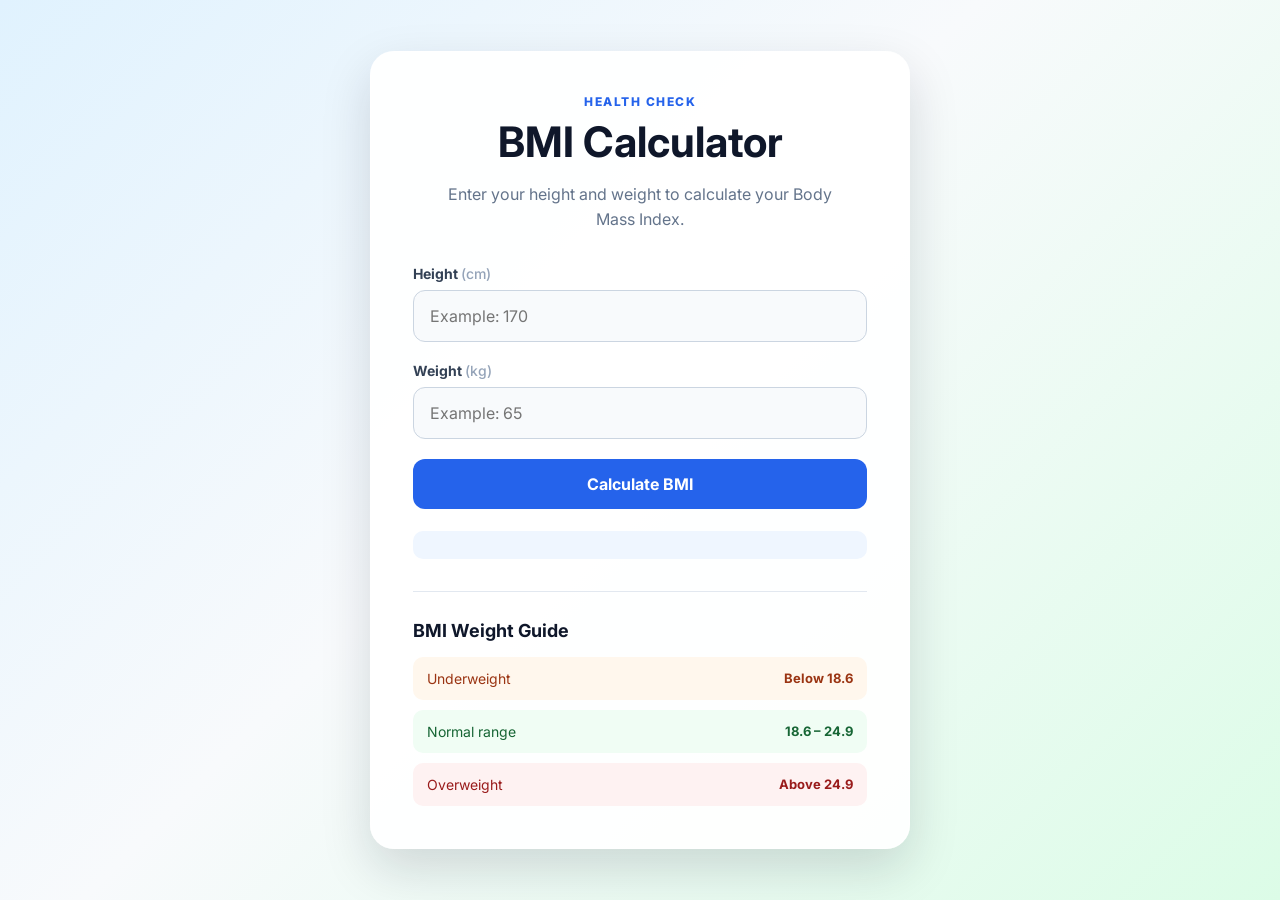
<file: bmi-calculator/index.html>
<!DOCTYPE html>
<html lang="en">
<head>
  <meta charset="UTF-8">
  <meta name="viewport" content="width=device-width, initial-scale=1.0">

  <title>BMI Calculator</title>

  <link rel="stylesheet" href="style.css">
</head>

<body>
  <main class="page">
    <section class="calculator-card">
      <div class="intro">
        <p class="eyebrow">HEALTH CHECK</p>
        <h1>BMI Calculator</h1>
        <p class="description">
          Enter your height and weight to calculate your Body Mass Index.
        </p>
      </div>

      <form>
        <div class="input-group">
          <label for="height">Height <span>(cm)</span></label>
          <input
            type="number"
            id="height"
            placeholder="Example: 170"
            min="1"
          >
        </div>

        <div class="input-group">
          <label for="weight">Weight <span>(kg)</span></label>
          <input
            type="number"
            id="weight"
            placeholder="Example: 65"
            min="1"
          >
        </div>

        <button type="submit">Calculate BMI</button>
      </form>

      <div id="results" aria-live="polite"></div>

      <div class="weight-guide">
        <h2>BMI Weight Guide</h2>

        <div class="guide-item underweight">
          <span>Underweight</span>
          <strong>Below 18.6</strong>
        </div>

        <div class="guide-item normal">
          <span>Normal range</span>
          <strong>18.6 – 24.9</strong>
        </div>

        <div class="guide-item overweight">
          <span>Overweight</span>
          <strong>Above 24.9</strong>
        </div>
      </div>
    </section>
  </main>

  <script src="script.js"></script>
</body>
</html>
</file>
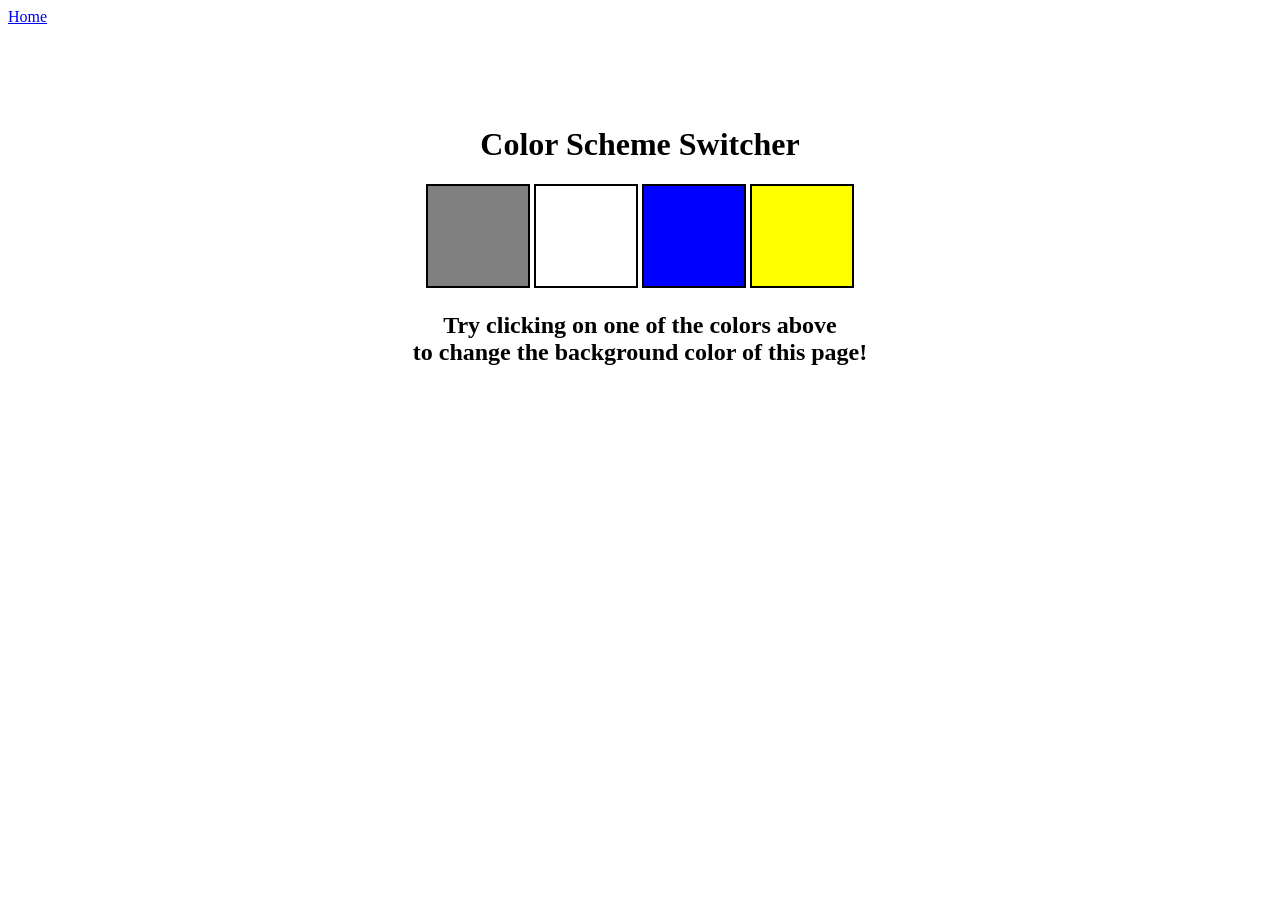
<file: color-switcher/index.html>
<!DOCTYPE html>
<html lang="en">

<head>
  <meta charset="UTF-8">
  <meta name="viewport" content="width=device-width, initial-scale=1.0">

  <title>JavaScript Background Color Switcher</title>

  <link rel="stylesheet" href="style.css">
</head>

<body>

  <nav>
    <a href="/">Home</a>
  </nav>

  <div class="canvas">

    <h1>Color Scheme Switcher</h1>

    <span class="button" id="grey"></span>
    <span class="button" id="white"></span>
    <span class="button" id="blue"></span>
    <span class="button" id="yellow"></span>

    <h2>
      Try clicking on one of the colors above
      <span>to change the background color of this page!</span>
    </h2>

  </div>

  <script src="colour.js"></script>

</body>

</html>
</file>
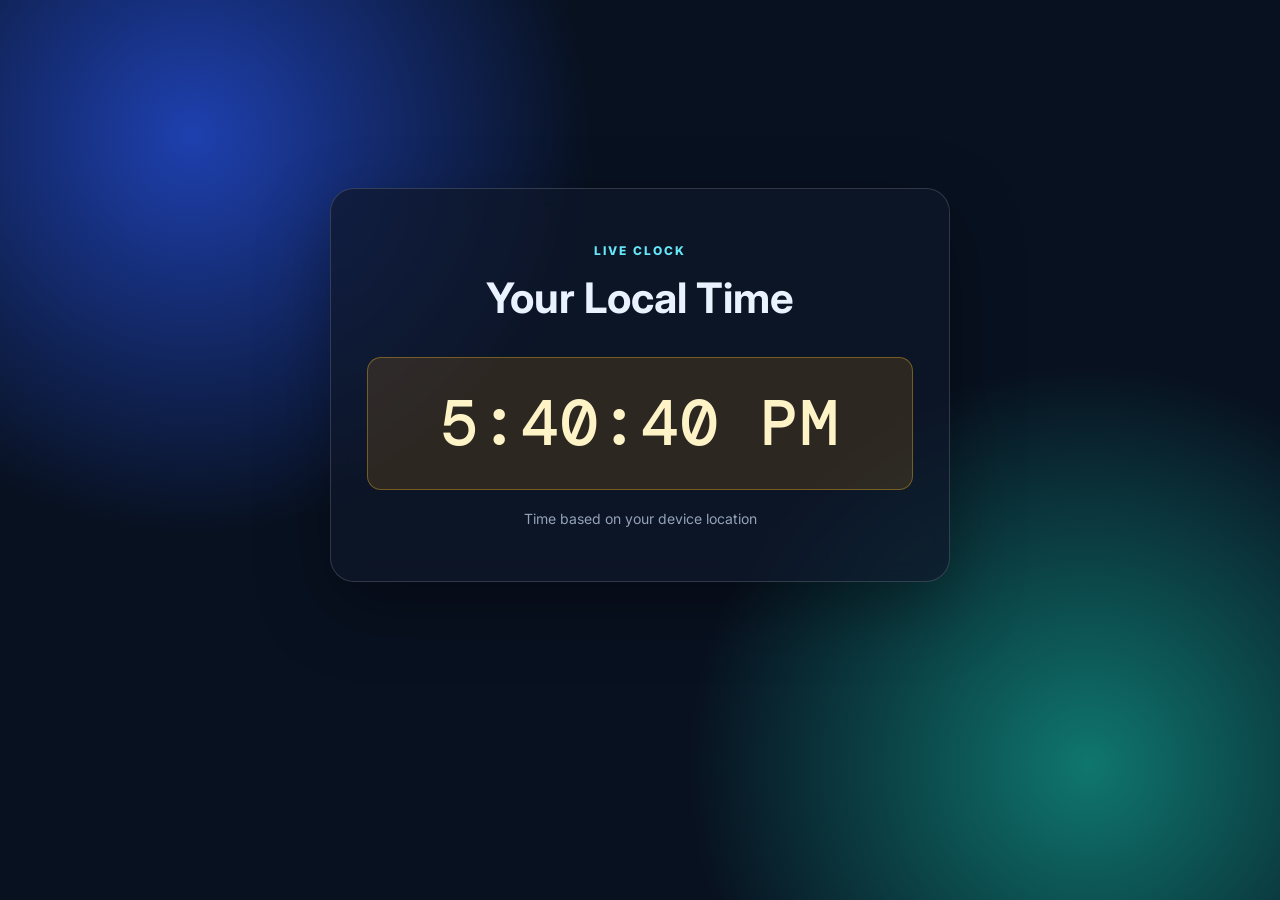
<file: digital-clock/index.html>
<!DOCTYPE html>
<html lang="en">
<head>
  <meta charset="UTF-8">
  <meta name="viewport" content="width=device-width, initial-scale=1.0">

  <title>Your Local Time</title>

  <link rel="stylesheet" href="style.css">
</head>

<body>

  <main class="center">
    <section class="clock-card">
      <p class="eyebrow">LIVE CLOCK</p>
      <h1>Your Local Time</h1>

      <div id="clock" aria-live="polite"></div>

      <p class="timezone-note">Time based on your device location</p>
    </section>
  </main>

  <script src="script.js"></script>
</body>
</html>
</file>
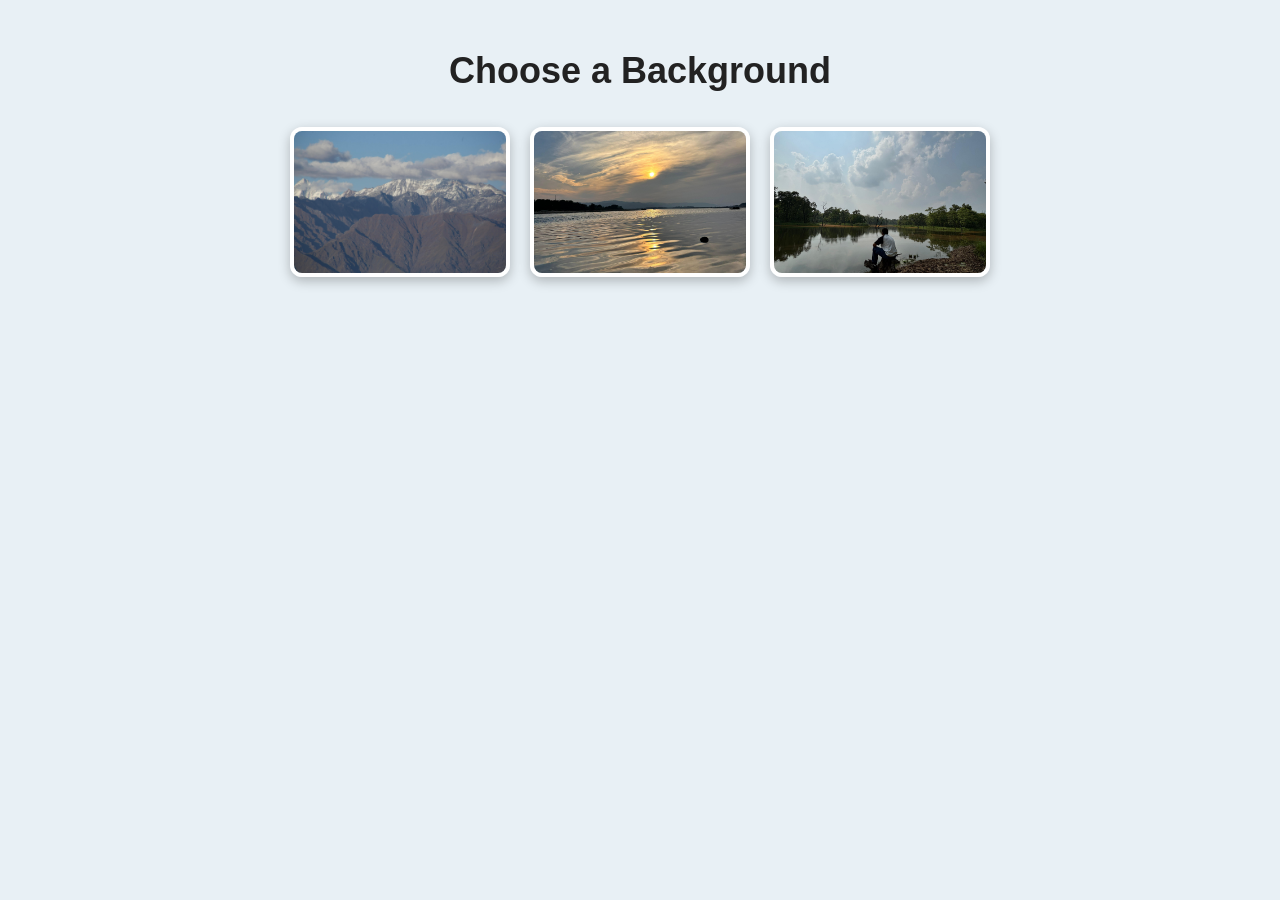
<file: image-background-switcher/index.html>
<!DOCTYPE html>
<html lang="en">

<head>
  <meta charset="UTF-8">
  <meta name="viewport" content="width=device-width, initial-scale=1.0">

  <title>Image Background Switcher</title>

  <link rel="stylesheet" href="style.css">
</head>

<body>

  <h1>Choose a Background</h1>

  <div class="photos">

<img class="photo" id="mountain" src="1.jpeg" alt="Mountain">

<img class="photo" id="forest" src="2.jpeg" alt="Forest">

<img class="photo" id="beach" src="3.jpeg" alt="Beach">

  </div>

  <script src="sarin.js"></script>

</body>

</html>
</file>
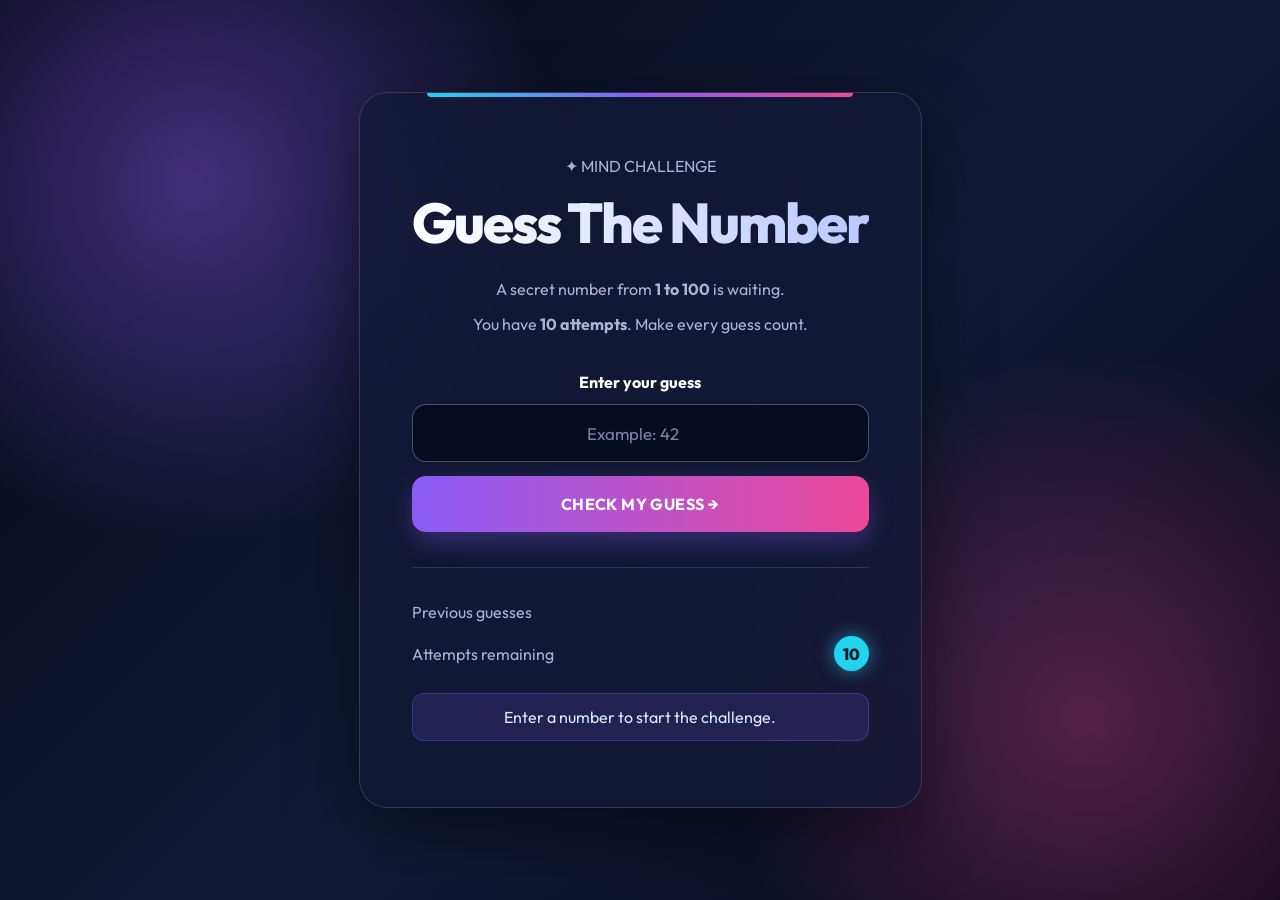
<file: number-guess-project/index.html>
<!DOCTYPE html>
<html lang="en">
<head>
  <meta charset="UTF-8">
  <meta name="viewport" content="width=device-width, initial-scale=1.0">

  <title>Number Guessing Game</title>

  <!-- Your neon CSS file -->
  <link rel="stylesheet" href="style.css">
</head>

<body>
  <main class="game-page">
    <section id="wrapper" aria-labelledby="gameTitle">
      <p class="game-tag">✦ MIND CHALLENGE</p>

      <h1 id="gameTitle">Guess The Number</h1>

      <p class="game-description">
        A secret number from <strong>1 to 100</strong> is waiting.
      </p>

      <p class="game-description">
        You have <strong>10 attempts</strong>. Make every guess count.
      </p>

      <form class="form">
        <label for="guessField" id="guess">Enter your guess</label>

        <input
          type="number"
          id="guessField"
          class="guessField"
          min="1"
          max="100"
          placeholder="Example: 42"
          autocomplete="off"
          required
        >

        <input
          type="submit"
          id="subt"
          value="CHECK MY GUESS →"
          class="guessSubmit"
        >
      </form>

      <div class="resultParas" aria-live="polite">
        <p>
          <span>Previous guesses</span>
          <span class="guesses"></span>
        </p>

        <p>
          <span>Attempts remaining</span>
          <span class="lastResult">10</span>
        </p>

        <p class="lowOrHi">
          Enter a number to start the challenge.
        </p>
      </div>
    </section>
  </main>

  <script src="script.js"></script>
</body>
</html>
</file>
<file: bmi-calculator/style.css>
@import url("https://fonts.googleapis.com/css2?family=Inter:wght@400;500;600;700;800&display=swap");

* {
  box-sizing: border-box;
}

body {
  margin: 0;
  min-height: 100vh;
  font-family: "Inter", Arial, sans-serif;
  color: #1d2939;
  background: linear-gradient(135deg, #e0f2fe, #f8fafc 45%, #dcfce7);
}

.page {
  min-height: 100vh;
  display: grid;
  place-items: center;
  padding: 32px 18px;
}

.calculator-card {
  width: min(100%, 540px);
  padding: 42px;
  background: rgba(255, 255, 255, 0.92);
  border: 1px solid rgba(255, 255, 255, 0.8);
  border-radius: 24px;
  box-shadow: 0 20px 50px rgba(15, 23, 42, 0.15);
}

.intro {
  text-align: center;
}

.eyebrow {
  margin: 0 0 10px;
  color: #2563eb;
  font-size: 12px;
  font-weight: 800;
  letter-spacing: 1.5px;
}

h1 {
  margin: 0;
  color: #0f172a;
  font-size: clamp(32px, 5vw, 42px);
  line-height: 1.1;
}

.description {
  margin: 16px auto 32px;
  max-width: 390px;
  color: #64748b;
  line-height: 1.6;
}

form {
  display: grid;
  gap: 20px;
}

.input-group {
  display: grid;
  gap: 8px;
}

label {
  color: #334155;
  font-size: 14px;
  font-weight: 700;
}

label span {
  color: #94a3b8;
  font-weight: 500;
}

input {
  width: 100%;
  padding: 15px 16px;
  color: #0f172a;
  font: inherit;
  background: #f8fafc;
  border: 1px solid #cbd5e1;
  border-radius: 12px;
  outline: none;
  transition: border-color 0.2s, box-shadow 0.2s;
}

input:focus {
  border-color: #2563eb;
  box-shadow: 0 0 0 4px #dbeafe;
}

button {
  padding: 15px;
  color: white;
  font: inherit;
  font-weight: 700;
  background: #2563eb;
  border: 0;
  border-radius: 12px;
  cursor: pointer;
  transition: background 0.2s, transform 0.2s;
}

button:hover {
  background: #1d4ed8;
  transform: translateY(-2px);
}

#results {
  min-height: 24px;
  margin-top: 22px;
  padding: 14px;
  text-align: center;
  color: #1e40af;
  font-weight: 700;
  background: #eff6ff;
  border-radius: 10px;
}

.weight-guide {
  margin-top: 32px;
  padding-top: 28px;
  border-top: 1px solid #e2e8f0;
}

.weight-guide h2 {
  margin: 0 0 16px;
  color: #0f172a;
  font-size: 18px;
}

.guide-item {
  display: flex;
  justify-content: space-between;
  align-items: center;
  margin-top: 10px;
  padding: 13px 14px;
  font-size: 14px;
  border-radius: 10px;
}

.guide-item strong {
  font-size: 13px;
}

.underweight {
  color: #9a3412;
  background: #fff7ed;
}

.normal {
  color: #166534;
  background: #f0fdf4;
}

.overweight {
  color: #991b1b;
  background: #fef2f2;
}

@media (max-width: 500px) {
  .calculator-card {
    padding: 28px 22px;
  }
}
</file>
<file: color-switcher/style.css>
html {
  margin: 0;
}

span {
  display: block;
}

.canvas {
  margin: 100px auto;
  width: 80%;
  text-align: center;
}

.button {
  width: 100px;
  height: 100px;
  border: 2px solid black;
  display: inline-block;
}

#grey {
  background: grey;
}

#white {
  background: white;
}

#blue {
  background: blue;
}

#yellow {
  background: yellow;
}
</file>
<file: digital-clock/style.css>
@import url("https://fonts.googleapis.com/css2?family=DM+Mono:wght@400;500&family=Inter:wght@400;500;600;700;800&display=swap");

* {
  box-sizing: border-box;
}

body {
  margin: 0;
  min-height: 100vh;
  color: #eaf2ff;
  font-family: "Inter", Arial, sans-serif;
  background:
    radial-gradient(circle at 15% 15%, #1e40af 0%, transparent 30%),
    radial-gradient(circle at 85% 85%, #0f766e 0%, transparent 30%),
    #081120;
}

.navbar {
  display: flex;
  justify-content: space-between;
  align-items: center;
  width: min(1120px, 92%);
  margin: auto;
  padding: 24px 0;
}

.logo {
  color: white;
  font-size: 20px;
  font-weight: 800;
  letter-spacing: -0.5px;
  text-decoration: none;
}

.youtube-link {
  padding: 10px 16px;
  color: #dbeafe;
  font-size: 14px;
  font-weight: 600;
  text-decoration: none;
  border: 1px solid rgba(219, 234, 254, 0.3);
  border-radius: 8px;
  transition: background 0.2s ease, color 0.2s ease;
}

.youtube-link:hover {
  color: #0f172a;
  background: #dbeafe;
}

.center {
  min-height: calc(100vh - 82px);
  display: grid;
  place-items: center;
  padding: 32px 18px 80px;
}

.clock-card {
  width: min(100%, 620px);
  padding: 54px 36px;
  text-align: center;
  background: rgba(15, 23, 42, 0.7);
  border: 1px solid rgba(255, 255, 255, 0.15);
  border-radius: 24px;
  box-shadow: 0 25px 70px rgba(0, 0, 0, 0.35);
  backdrop-filter: blur(12px);
}

.eyebrow {
  margin: 0 0 14px;
  color: #67e8f9;
  font-size: 12px;
  font-weight: 800;
  letter-spacing: 2px;
}

h1 {
  margin: 0;
  font-size: clamp(28px, 5vw, 42px);
}

#clock {
  margin: 34px 0 20px;
  padding: 24px 18px;
  color: #fef3c7;
  font-family: "DM Mono", monospace;
  font-size: clamp(34px, 8vw, 64px);
  font-weight: 500;
  letter-spacing: 2px;
  background: rgba(245, 158, 11, 0.14);
  border: 1px solid rgba(251, 191, 36, 0.35);
  border-radius: 14px;
}

.timezone-note {
  margin: 0;
  color: #94a3b8;
  font-size: 14px;
}

@media (max-width: 500px) {
  .navbar {
    padding: 18px 0;
  }

  .clock-card {
    padding: 40px 20px;
  }
}
</file>
<file: image-background-switcher/style.css>
* {
  box-sizing: border-box;
}

body {
  margin: 0;
  min-height: 100vh;
  padding: 50px 20px;
  font-family: Arial, sans-serif;
  text-align: center;
  background-color: #e8f0f5;
  background-size: cover;
  background-position: center;
  background-repeat: no-repeat;
}

h1 {
  margin: 0 0 35px;
  color: #222;
  font-size: 36px;
}

.photos {
  display: flex;
  flex-wrap: wrap;
  justify-content: center;
  gap: 20px;
}

.photo {
  width: 220px;
  height: 150px;
  object-fit: cover;
  border: 4px solid white;
  border-radius: 12px;
  cursor: pointer;
  box-shadow: 0 4px 12px rgba(0, 0, 0, 0.25);
  transition: transform 0.2s ease, box-shadow 0.2s ease;
}

.photo:hover {
  transform: scale(1.06);
  box-shadow: 0 8px 18px rgba(0, 0, 0, 0.35);
}
</file>
<file: number-guess-project/style.css>
@import url("https://fonts.googleapis.com/css2?family=Outfit:wght@400;500;600;700;800&display=swap");

:root {
  --bg: #070b19;
  --card: rgba(18, 25, 54, 0.78);
  --text: #f8faff;
  --muted: #aab4d6;
  --purple: #8b5cf6;
  --pink: #ec4899;
  --cyan: #22d3ee;
}

* {
  box-sizing: border-box;
}

body {
  min-height: 100vh;
  margin: 0;
  display: grid;
  place-items: center;
  padding: 24px;
  color: var(--text);
  font-family: "Outfit", sans-serif;
  background:
    radial-gradient(circle at 15% 20%, rgba(139, 92, 246, 0.42), transparent 28%),
    radial-gradient(circle at 85% 80%, rgba(236, 72, 153, 0.32), transparent 28%),
    linear-gradient(135deg, #060816, #111936 55%, #080718);
}

/* Game card */
#wrapper {
  position: relative;
  width: min(100%, 620px);
  overflow: hidden;
  padding: 52px;
  text-align: center;
  background: var(--card);
  border: 1px solid rgba(255, 255, 255, 0.14);
  border-radius: 28px;
  box-shadow: 0 25px 70px rgba(0, 0, 0, 0.45);
  backdrop-filter: blur(16px);
}

/* Bright line at top of card */
#wrapper::before {
  position: absolute;
  top: 0;
  left: 12%;
  width: 76%;
  height: 4px;
  content: "";
  background: linear-gradient(90deg, var(--cyan), var(--purple), var(--pink));
  border-radius: 0 0 10px 10px;
}

h1 {
  margin: 0 0 18px;
  font-size: clamp(2.2rem, 6vw, 3.5rem);
  font-weight: 800;
  letter-spacing: -2px;
  background: linear-gradient(90deg, #ffffff, #b9c9ff);
  background-clip: text;
  -webkit-background-clip: text;
  -webkit-text-fill-color: transparent;
}

#wrapper > p {
  max-width: 430px;
  margin: 8px auto;
  color: var(--muted);
  line-height: 1.65;
}

/* Input section */
.form {
  margin-top: 35px;
}

#guess {
  display: block;
  margin-bottom: 12px;
  color: #ffffff;
  font-size: 1rem;
  font-weight: 700;
}

.guessField {
  width: 100%;
  height: 58px;
  padding: 0 18px;
  color: white;
  font: inherit;
  font-size: 1.05rem;
  text-align: center;
  background: rgba(5, 8, 24, 0.65);
  border: 1px solid rgba(170, 180, 214, 0.4);
  border-radius: 14px;
  outline: none;
  transition: 0.25s ease;
}

.guessField::placeholder {
  color: #7985ac;
}

.guessField:focus {
  border-color: var(--cyan);
  box-shadow: 0 0 0 4px rgba(34, 211, 238, 0.13),
              0 0 25px rgba(34, 211, 238, 0.18);
}

.guessSubmit {
  width: 100%;
  height: 56px;
  margin-top: 14px;
  color: white;
  font: inherit;
  font-weight: 700;
  font-size: 1rem;
  letter-spacing: 0.4px;
  background: linear-gradient(90deg, var(--purple), var(--pink));
  border: none;
  border-radius: 14px;
  box-shadow: 0 10px 25px rgba(139, 92, 246, 0.3);
  cursor: pointer;
  transition: transform 0.2s ease, box-shadow 0.2s ease;
}

.guessSubmit:hover {
  box-shadow: 0 15px 35px rgba(236, 72, 153, 0.38);
  transform: translateY(-3px);
}

.guessSubmit:active {
  transform: translateY(0);
}

/* Results */
.resultParas {
  margin-top: 35px;
  padding-top: 20px;
  border-top: 1px solid rgba(255, 255, 255, 0.12);
}

.resultParas p {
  display: flex;
  align-items: center;
  justify-content: space-between;
  margin: 14px 0;
  color: var(--muted);
}

.guesses {
  max-width: 55%;
  color: #f9a8d4;
  font-weight: 700;
  text-align: right;
}

.lastResult {
  display: grid;
  width: 35px;
  height: 35px;
  place-items: center;
  color: #061826;
  font-weight: 800;
  background: var(--cyan);
  border-radius: 50%;
  box-shadow: 0 0 18px rgba(34, 211, 238, 0.55);
}

.lowOrHi {
  display: block !important;
  justify-content: center !important;
  min-height: 46px;
  margin-top: 22px !important;
  padding: 13px 15px;
  color: #dbeafe !important;
  text-align: center;
  background: rgba(139, 92, 246, 0.14);
  border: 1px solid rgba(139, 92, 246, 0.3);
  border-radius: 12px;
}

/* Phone layout */
@media (max-width: 520px) {
  #wrapper {
    padding: 42px 24px;
    border-radius: 22px;
  }

  .resultParas p {
    gap: 8px;
    align-items: flex-start;
    flex-direction: column;
  }

  .guesses {
    max-width: 100%;
    text-align: left;
  }
}
</file>
